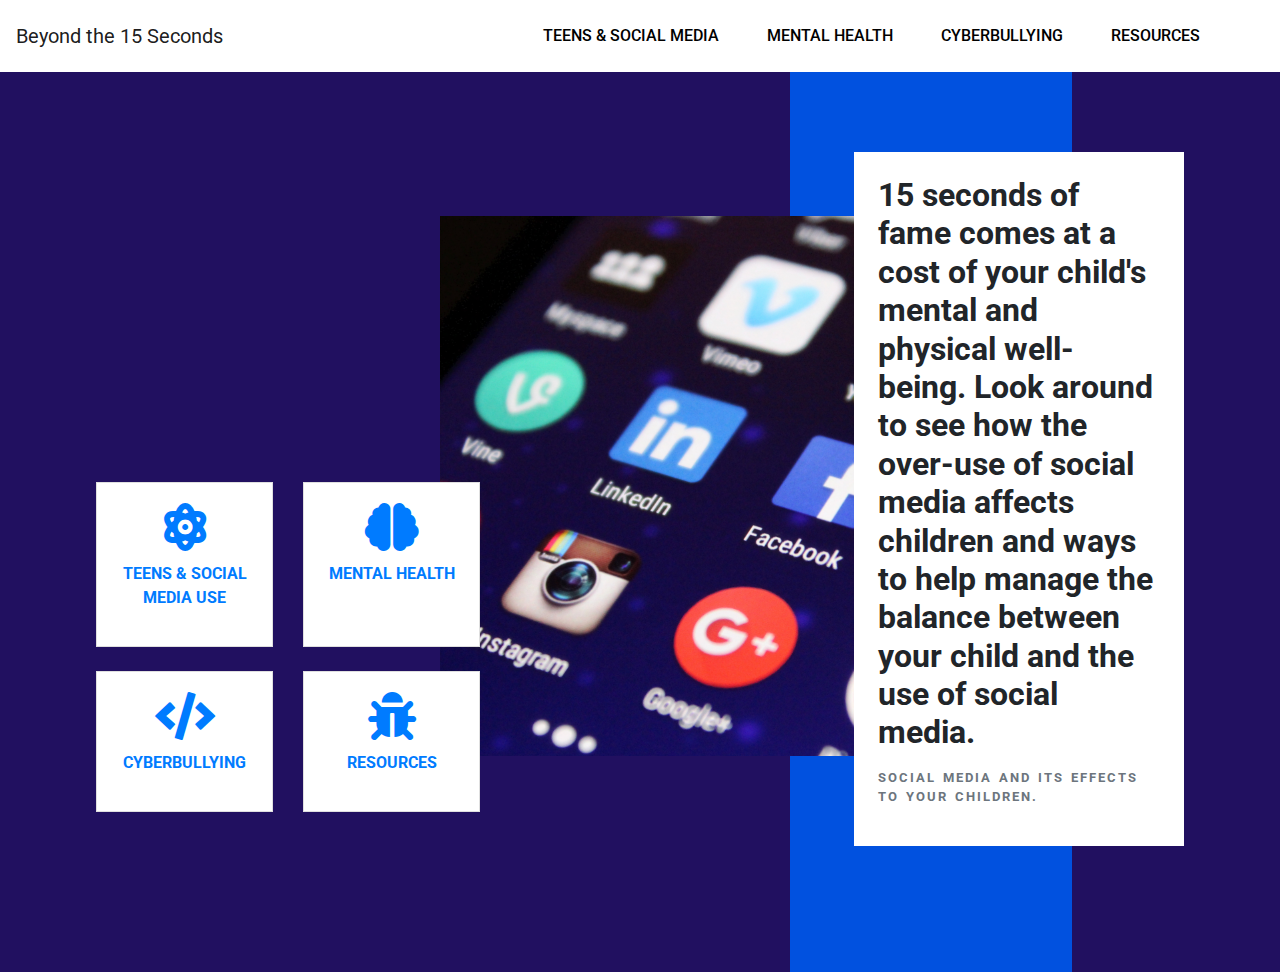
<file: index.html>
<!DOCTYPE html>
<html lang="en">
  <head>
    <meta charset="utf-8" />
    <meta
      name="viewport"
      content="width=device-width, initial-scale=1, shrink-to-fit=no"
    />

    <link
      rel="stylesheet"
      href="https://cdn.jsdelivr.net/npm/bootstrap@4.5.3/dist/css/bootstrap.min.css"
    />
    <link
      rel="stylesheet"
      href="https://cdnjs.cloudflare.com/ajax/libs/font-awesome/5.15.1/css/all.min.css"
    />
    <link rel="preconnect" href="https://fonts.gstatic.com" />
    <link
      href="https://fonts.googleapis.com/css2?family=Roboto:ital,wght@0,100;0,300;0,400;0,500;0,700;0,900;1,100;1,300;1,400;1,500;1,700;1,900&display=swap"
      rel="stylesheet"
    />
    <link href="https://unpkg.com/aos@2.3.1/dist/aos.css" rel="stylesheet" />
    <link rel="stylesheet" href="styles/site.css" />
    <title>Teens & Social Media</title>
  </head>
  <body>
    <nav class="navbar navbar-expand-lg navbar-light">
      <a class="navbar-brand" href="index.html">Beyond the 15 Seconds</a>
      <button
        class="navbar-toggler"
        type="button"
        data-toggle="collapse"
        data-target="#responsiveNavBar"
        aria-controls="navbarSupportedContent"
        aria-expanded="false"
        aria-label="Toggle navigation"
      >
        <span class="navbar-toggler-icon"></span>
      </button>

      <div class="collapse navbar-collapse" id="responsiveNavBar">
        <ul class="navbar-nav ml-auto">
          <li class="nav-item mr-3 p-2">
            <a class="nav-link text-uppercase" href="teensocialmedia.html"
              >Teens & Social Media</a
            >
          </li>
          <li class="nav-item mr-3 p-2">
            <a class="nav-link text-uppercase" href="mentalhealth.html"
              >Mental Health</a
            >
          </li>
          <li class="nav-item mr-3 p-2">
            <a class="nav-link text-uppercase" href="cyberbullying.html"
              >Cyberbullying</a
            >
          </li>
          <li class="nav-item mr-5 p-2">
            <a class="nav-link text-uppercase" href="resources.html"
              >Resources</a
            >
          </li>
        </ul>
      </div>
    </nav>

    <div class="main-container">
      <div class="child-container">
        <img
          class="homepage-banner-image"
          src="images/banner.jpg"
          alt="Homepage Banner"
          data-aos="fade-left"
          data-aos-delay="50"
          data-aos-duration="1000"
          data-aos-easing="ease-in-out"
        />
        <div class="homepage-tagline">
          <h2>15 seconds of fame comes at a cost of your child's mental and physical well-being.
             Look around to see how the over-use of social media affects children and ways to 
             help manage the balance between your child and the use of social media.
          </h2>
          <p class="text-muted text-uppercase">
            Social media and its effects to your children. 
          </p>
        </div>
      </div>
      <div class="navigation-panels">
        <div class="row">
          <div
            class="col-md-6"
            data-aos="fade-up"
            data-aos-delay="50"
            data-aos-duration="1000"
            data-aos-easing="ease-in-out"
          >
            <a href="teensocialmedia.html" class="navigator">
              <div class="card">
                <div class="card-body text-center">
                  <i class="fas fa-atom fa-3x"></i>
                  <p class="text-uppercase font-weight-bold link-text">
                    Teens & Social Media Use
                  </p>
                </div>
              </div>
            </a>
          </div>
          <div
            class="col-md-6"
            data-aos="fade-up"
            data-aos-delay="50"
            data-aos-duration="1000"
            data-aos-easing="ease-in-out"
          >
            <a href="mentalhealth.html" class="navigator">
              <div class="card">
                <div class="card-body text-center">
                  <i class="fas fa-brain fa-3x"></i>
                  <p class="text-uppercase font-weight-bold link-text">
                    Mental Health
                  </p>
                </div>
              </div>
            </a>
          </div>
        </div>
        <div class="row mt-4">
          <div
            class="col-md-6"
            data-aos="fade-down"
            data-aos-delay="50"
            data-aos-duration="1000"
            data-aos-easing="ease-in-out"
          >
            <a href="cyberbullying.html" class="navigator">
              <div class="card">
                <div class="card-body text-center">
                  <i class="fas fa-code fa-3x"></i>
                  <p class="text-uppercase font-weight-bold link-text">
                    Cyberbullying
                  </p>
                </div>
              </div>
            </a>
          </div>
          <div
            class="col-md-6"
            data-aos="fade-down"
            data-aos-delay="50"
            data-aos-duration="1000"
            data-aos-easing="ease-in-out"
          >
            <a href="resources.html" class="navigator">
              <div class="card">
                <div class="card-body text-center">
                  <i class="fas fa-bug fa-3x"></i>
                  <p class="text-uppercase font-weight-bold link-text">
                    Resources
                  </p>
                </div>
              </div>
            </a>
          </div>
        </div>
      </div>
    </div>
    <script src="https://unpkg.com/aos@2.3.1/dist/aos.js"></script>
    <script>
      AOS.init();
    </script>
    <script src="https://code.jquery.com/jquery-3.5.1.slim.min.js"></script>
    <script src="https://cdn.jsdelivr.net/npm/bootstrap@4.5.3/dist/js/bootstrap.bundle.min.js"></script>
  </body>
</html>
</file>
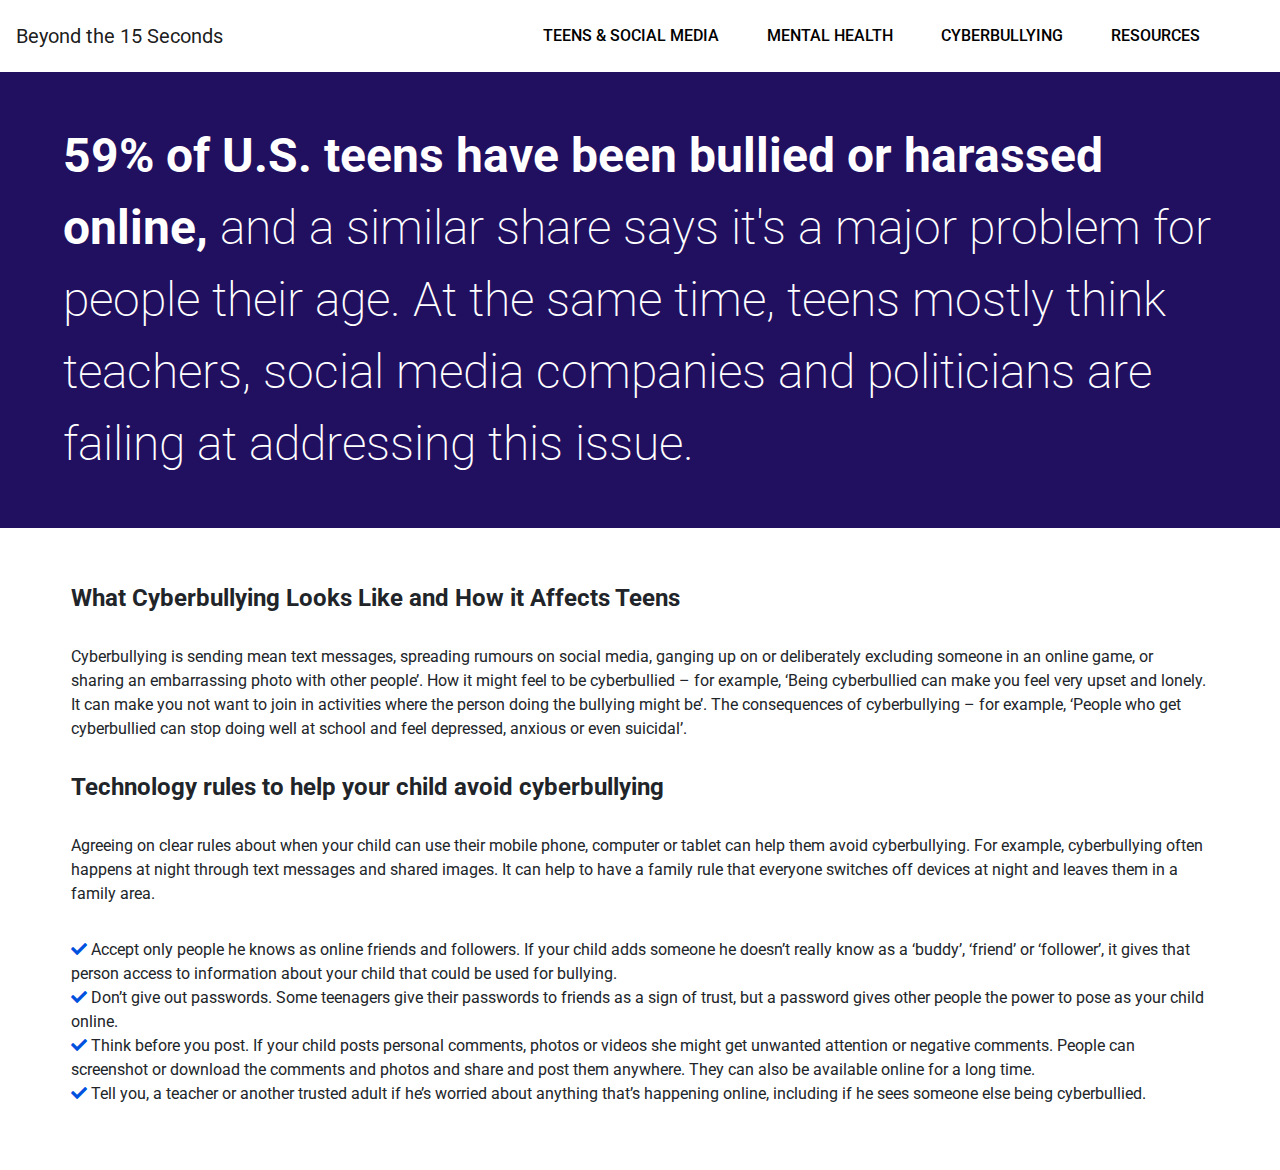
<file: cyberbullying.html>
<!DOCTYPE html>
<html lang="en">
  <head>
    <!-- Required meta tags -->
    <meta charset="utf-8" />
    <meta
      name="viewport"
      content="width=device-width, initial-scale=1, shrink-to-fit=no"
    />

    <!-- Bootstrap CSS -->
    <link
      rel="stylesheet"
      href="https://cdn.jsdelivr.net/npm/bootstrap@4.5.3/dist/css/bootstrap.min.css"
    />
    <link
      rel="stylesheet"
      href="https://cdnjs.cloudflare.com/ajax/libs/font-awesome/5.15.1/css/all.min.css"
    />
    <link rel="preconnect" href="https://fonts.gstatic.com" />
    <link
      href="https://fonts.googleapis.com/css2?family=Roboto:ital,wght@0,100;0,300;0,400;0,500;0,700;0,900;1,100;1,300;1,400;1,500;1,700;1,900&display=swap"
      rel="stylesheet"
    />
    <link href="https://unpkg.com/aos@2.3.1/dist/aos.css" rel="stylesheet" />
    <link rel="stylesheet" href="styles/site.css" />
    <title>Cyberbullying</title>
  </head>
  <body>
    <nav class="navbar navbar-expand-lg navbar-light">
      <a class="navbar-brand" href="index.html">Beyond the 15 Seconds</a>
      <button
        class="navbar-toggler"
        type="button"
        data-toggle="collapse"
        data-target="#responsiveNavBar"
        aria-controls="navbarSupportedContent"
        aria-expanded="false"
        aria-label="Toggle navigation"
      >
        <span class="navbar-toggler-icon"></span>
      </button>

      <div class="collapse navbar-collapse" id="responsiveNavBar">
        <ul class="navbar-nav ml-auto">
          <li class="nav-item mr-3 p-2">
            <a class="nav-link text-uppercase" href="teensocialmedia.html"
              >Teens & Social Media</a
            >
          </li>
          <li class="nav-item mr-3 p-2">
            <a class="nav-link text-uppercase" href="mentalhealth.html"
              >Mental Health</a
            >
          </li>
          <li class="nav-item mr-3 p-2">
            <a class="nav-link text-uppercase" href="cyberbullying.html"
              >Cyberbullying</a
            >
          </li>
          <li class="nav-item mr-5 p-2">
            <a class="nav-link text-uppercase" href="resources.html"
              >Resources</a
            >
          </li>
        </ul>
      </div>
    </nav>

    <div class="intro">
      <div class="container-fluid">
        <p class="p-5">
          <span> 59% of U.S. teens have been bullied or harassed online,</span> 
          and a similar share says it's a major problem for people their age. At 
          the same time, teens mostly think teachers, social media companies and 
          politicians are failing at addressing this issue.
          
        </p>
      </div>
    </div>

    <div class="container-fluid">
      <div class="row content-container">
        <div class="col-md-12">
          <ul
            class="nav nav-pills mb-3 justify-content-end"
            id="pills-tab"
            role="tablist"
          >
           
            </li>
            
            </li>
            <li class="nav-item">
            
            </li>
          </ul>
          <div class="tab-content" id="pills-tabContent">
            <div
              class="tab-pane fade show active"
              id="dangers"
              role="tabpanel"
              aria-labelledby="dangers-tab"
            >
              <h4 class="content-heading">What Cyberbullying Looks Like and How it Affects Teens</h4>
              <p class="description">
              Cyberbullying is sending mean text messages, spreading rumours on social media, 
              ganging up on or deliberately excluding someone in an online game, 
              or sharing an embarrassing photo with other people’. How it might feel to be cyberbullied – 
              for example, ‘Being cyberbullied can make you feel very upset and lonely. 
              It can make you not want to join in activities where the person doing the bullying might be’. 
              The consequences of cyberbullying – for example, ‘People who get cyberbullied can stop doing 
              well at school and feel depressed, anxious or even suicidal’.
              </p>
              <h4 class="content-heading">Technology rules to help your child avoid cyberbullying</h4>
              <p class="description">
                Agreeing on clear rules about when your child can use their mobile phone, 
                computer or tablet can help them avoid cyberbullying. 
                For example, cyberbullying often happens at night through text messages and shared images. 
                It can help to have a family rule that everyone switches off devices at night and leaves them in a family area.
              </p>
              <ul class="list-of-findings">
                <li>
                  <i class="fas fa-check"></i> Accept only people he knows as online friends and followers.
                   If your child adds someone he doesn’t really know as a ‘buddy’, ‘friend’ or ‘follower’, 
                   it gives that person access to information about your child that could be used for bullying.
                </li>
                <li>
                  <i class="fas fa-check"></i> Don’t give out passwords.  Some teenagers 
                  give their passwords to friends as a sign of trust, but a password 
                  gives other people the power to pose as your child online.
                </li>
                <li>
                  <i class="fas fa-check"></i> Think before you post. If your child posts 
                  personal comments, photos or videos she might get unwanted attention or 
                  negative comments. People can screenshot or download the comments and photos 
                  and share and post them anywhere. They can also be available online for a long time.
                </li>
                <li>
                  <i class="fas fa-check"></i> Tell you, a teacher or another trusted adult 
                  if he’s worried about anything that’s happening online, including if 
                  he sees someone else being cyberbullied.
                </li>
              </ul>
              </p>
            </div>
           

            </div>
          </div>
        </div>
      </div>
    </div>

    <script src="https://unpkg.com/aos@2.3.1/dist/aos.js"></script>
    <script>
      AOS.init();
    </script>
    <script src="https://code.jquery.com/jquery-3.5.1.slim.min.js"></script>
    <script src="https://cdn.jsdelivr.net/npm/bootstrap@4.5.3/dist/js/bootstrap.bundle.min.js"></script>
  </body>
</html>
</file>
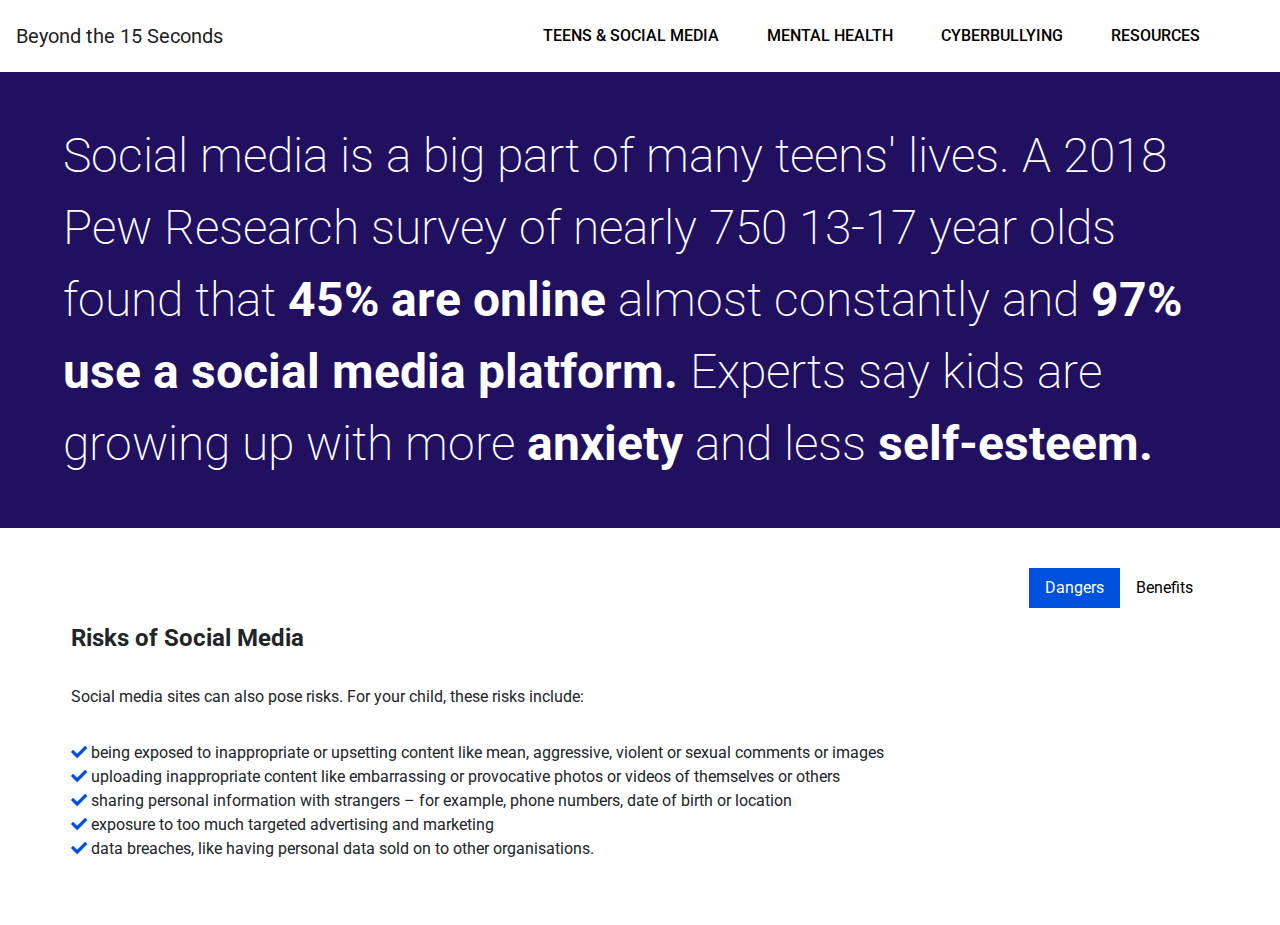
<file: teensocialmedia.html>
<!DOCTYPE html>
<html lang="en">
  <head>
    <meta charset="utf-8" />
    <meta
      name="viewport"
      content="width=device-width, initial-scale=1, shrink-to-fit=no"
    />

    <link
      rel="stylesheet"
      href="https://cdn.jsdelivr.net/npm/bootstrap@4.5.3/dist/css/bootstrap.min.css"
    />
    <link
      rel="stylesheet"
      href="https://cdnjs.cloudflare.com/ajax/libs/font-awesome/5.15.1/css/all.min.css"
    />
    <link rel="preconnect" href="https://fonts.gstatic.com" />
    <link
      href="https://fonts.googleapis.com/css2?family=Roboto:ital,wght@0,100;0,300;0,400;0,500;0,700;0,900;1,100;1,300;1,400;1,500;1,700;1,900&display=swap"
      rel="stylesheet"
    />
    <link href="https://unpkg.com/aos@2.3.1/dist/aos.css" rel="stylesheet" />
    <link rel="stylesheet" href="styles/site.css" />
    <title>Teen & Social Media</title>
  </head>
  <body>
    <nav class="navbar navbar-expand-lg navbar-light">
      <a class="navbar-brand" href="index.html">Beyond the 15 Seconds</a>
      <button
        class="navbar-toggler"
        type="button"
        data-toggle="collapse"
        data-target="#responsiveNavBar"
        aria-controls="navbarSupportedContent"
        aria-expanded="false"
        aria-label="Toggle navigation"
      >
        <span class="navbar-toggler-icon"></span>
      </button>

      <div class="collapse navbar-collapse" id="responsiveNavBar">
        <ul class="navbar-nav ml-auto">
          <li class="nav-item mr-3 p-2">
            <a class="nav-link text-uppercase" href="teensocialmedia.html"
              >Teens & Social Media</a
            >
          </li>
          <li class="nav-item mr-3 p-2">
            <a class="nav-link text-uppercase" href="mentalhealth.html"
              >Mental Health</a
            >
          </li>
          <li class="nav-item mr-3 p-2">
            <a class="nav-link text-uppercase" href="cyberbullying.html"
              >Cyberbullying</a
            >
          </li>
          <li class="nav-item mr-5 p-2">
            <a class="nav-link text-uppercase" href="resources.html"
              >Resources</a
            >
          </li>
        </ul>
      </div>
    </nav>

    <div class="intro">
      <div class="container-fluid">
        <p class="p-5">
         Social media is a big part of many teens' lives. A 2018 Pew Research survey of
          nearly 750 13-17 year olds found that <span>45% are online</span> almost constantly
           and <span>97% use a social media platform.</span> Experts say kids are growing
            up with more <span>anxiety</span> and less <span>self-esteem.</span>
        </p>
      </div>
    </div>

    <div class="container-fluid">
      <div class="row content-container">
        <div class="col-md-12">
          <ul
            class="nav nav-pills mb-3 justify-content-end"
            id="pills-tab"
            role="tablist"
          >
            <li class="nav-item">
              <a
                class="nav-link tab-content-links active"
                id="dangers-tab"
                data-toggle="pill"
                href="#dangers"
                role="tab"
                aria-controls="dangers"
                aria-selected="true"
                >Dangers</a
              >
            </li>
            <li class="nav-item">
              <a
                class="nav-link tab-content-links"
                id="pros-and-cons-tab"
                data-toggle="pill"
                href="#pros-and-cons"
                role="tab"
                aria-controls="pros-and-cons"
                aria-selected="false"
                >Benefits</a
              >
            </li>
            
            </li>
          </ul>
          <div class="tab-content" id="pills-tabContent">
            <div
              class="tab-pane fade show active"
              id="dangers"
              role="tabpanel"
              aria-labelledby="dangers-tab"
            >
              <h4 class="content-heading">Risks of Social Media</h4>
              <p class="description">
                Social media sites can also pose risks. For your child, these risks include:
                
              </p>
              <ul class="list-of-findings">
                <li>
                  <i class="fas fa-check"></i> being exposed to inappropriate or upsetting content like mean, aggressive, violent or sexual comments or images
                </li>
                <li>
                  <i class="fas fa-check"></i> uploading inappropriate content like embarrassing or provocative photos or videos of themselves or others
                </li>
                <li>
                  <i class="fas fa-check"></i> sharing personal information with strangers – for example, phone numbers, date of birth or location
                </li>
                <li>
                  <i class="fas fa-check"></i> exposure to too much targeted advertising and marketing
                </li>
                <li>
                  <i class="fas fa-check"></i> data breaches, like having personal data sold on to other organisations.
                </li>
              </ul>
            </div>
            <div
              class="tab-pane fade"
              id="pros-and-cons"
              role="tabpanel"
              aria-labelledby="pros-and-cons-tab"
            >
              <h4 class="content-heading">Social media benefits for children and teenagers</h4>
              <p class="description">
                Social media is a vital aspect of teenagers’ and children’s social and creative lives. 
                They use social media to have fun, make and maintain friendships, share interests, 
                explore identities and develop relationships with family. It’s an extension of their 
                offline and face-to-face interactions. Social media can connect children and teenagers to 
                online global communities based on shared interests. These might be support networks – for example, 
                for young people with disability or medical conditions, teenagers who are same-sex attracted, or 
                children from particular cultural backgrounds. Or they might be sites for commenting on and sharing
                 content about particular interests like games, TV series, music or hobbies.
              </p>
              <ul class="list-of-findings">
                <li>
                  <i class="fas fa-check"></i> Digital Media Literacy
                </li>
                <li>
                  <i class="fas fa-check"></i> Collaborative learning
                </li>
                <li>
                  <i class="fas fa-check"></i> Creativity
                </li>
              </ul>
            </div>
            </div>
          </div>
        </div>
      </div>
    </div>

    <script src="https://unpkg.com/aos@2.3.1/dist/aos.js"></script>
    <script>
      AOS.init();
    </script>
    <script src="https://code.jquery.com/jquery-3.5.1.slim.min.js"></script>
    <script src="https://cdn.jsdelivr.net/npm/bootstrap@4.5.3/dist/js/bootstrap.bundle.min.js"></script>
  </body>
</html>
</file>
<file: styles/site.css>
* {
  margin: 0;
}
html {
  font-family: "Roboto", sans-serif;
}
.navbar-light .navbar-nav .nav-link {
  color: black !important;
  font-weight: 500;
}
body {
  overflow: hidden;
  overflow-y: scroll;
}
.main-container {
  background-color: #211060;
  z-index: 1;
  width: 100%;
  height: 100vh;
  position: relative;
}
.child-container {
  width: 22%;
  height: 100vh;
  position: absolute;
  right: 13rem;
  background-color: #0151df;
  z-index: 2;
}
.homepage-banner-image {
  position: absolute;
  height: 60%;
  z-index: 2;
  right: -7rem;
  top: 9rem;
}

.homepage-tagline {
  box-sizing: border-box;
  position: absolute;
  background-color: white;
  z-index: 3;
  padding: 1.5rem;
  top: 5rem;
  left: 4rem;
  right: -7rem;
}

.homepage-tagline > h2 {
  font-weight: bold;
}

.homepage-tagline > p {
  font-size: 0.8rem;
  font-weight: bold;
  margin-top: 16px;
  word-spacing: 2px;
  letter-spacing: 2px;
}

.navigation-panels {
  position: absolute;
  left: 6rem;
  bottom: 10rem;
  max-width: 30%;
  z-index: 4;
}

.navigator {
  height: 30%;
}

.navigator:hover {
  text-decoration: none;
}

.navigation-panels .card {
  height: 100%;
  border-radius: 0;
}

.link-text {
  padding-top: 10px;
}

.intro {
  width: 100%;
  background-color: #211060;
  color: white;
}

.intro p {
  font-size: 3rem;
  font-weight: 200;
}

.intro p span {
  font-weight: bold;
}

.content-container {
  padding-top: 1.5rem;
  padding-bottom: 3rem;
  padding-left: 3.5rem;
  padding-right: 3.5rem;
}

.content-heading {
  font-weight: bold;
}

.description {
  padding-left: 0;
  margin-top: 2rem;
  margin-bottom: 2rem;
}

.list-of-findings {
  list-style: none;
  padding-left: 0;
}

.list-of-findings li i {
  color: #0151df;
}

.btn-primary {
  background-color: #211060 !important;
  border-color: #211060 !important;
  border-radius: 0;
  padding-left: 1.5rem;
  padding-right: 1.5rem;
  font-weight: 200;
  text-transform: uppercase;
}

.tab-content-links {
  color: black !important;
}

.tab-content-links.active {
  color: white !important;
  background-color: #0151df !important;
  border-color: #0151df !important;
  border-radius: 0;
}

.intro-content {
  width: 100%;
  background-color: #211060;
  color: white;
}

.intro-content-container {
  padding-left: 6rem;
  padding-right: 6rem;
  padding-top: 3rem;
  padding-bottom: 3rem;
}

.intro-content hr {
  color: white;
  border: 1px solid white;
}

.intro-content h1 {
  font-weight: 300;
  font-size: 3.5rem;
}

.block-container {
  padding-top: 4rem;
  padding-bottom: 4rem;
}

.block-container .card {
  color: black;
  padding: 1.68rem;
}

.mental-health-content {
  width: 100%;
  height: 100vh;
  background: url("../images/photo6.jpg");
  background-repeat: no-repeat;
  background-size: 100%;
}

.mental-health-content-container {
  padding-left: 6rem;
  padding-right: 6rem;
}

.right-content {
  background-color: white;
  height: 100vh;
  padding-left: 3rem;
  padding-right: 2.5rem;
}

.right-content h1 {
  margin-top: 10rem;
  color: #0151df;
  font-size: 5rem;
  font-weight: 400;
}

.right-content .btn-primary {
  background-color: #0151df !important;
  border-color: #0151df !important;
  font-size: 1rem;
  padding-top: 0.8rem;
  padding-bottom: 0.8rem;
  padding-left: 2.5rem;
  padding-right: 2.5rem;
  border-radius: 0;
}

.resource-links {
  padding-left: 6rem;
  padding-right: 6rem;
  padding-top: 3rem;
  padding-bottom: 3rem;
}

.resource-links .card-header {
  background-color: white !important;
  padding: 0.5rem 1.25rem !important;
}

.resource-links .card-header .btn {
  color: #0070b5 !important;
  font-weight: bold;
  padding-left: 0;
}

.resource-links .btn:focus {
  box-shadow: none;
}
</file>
